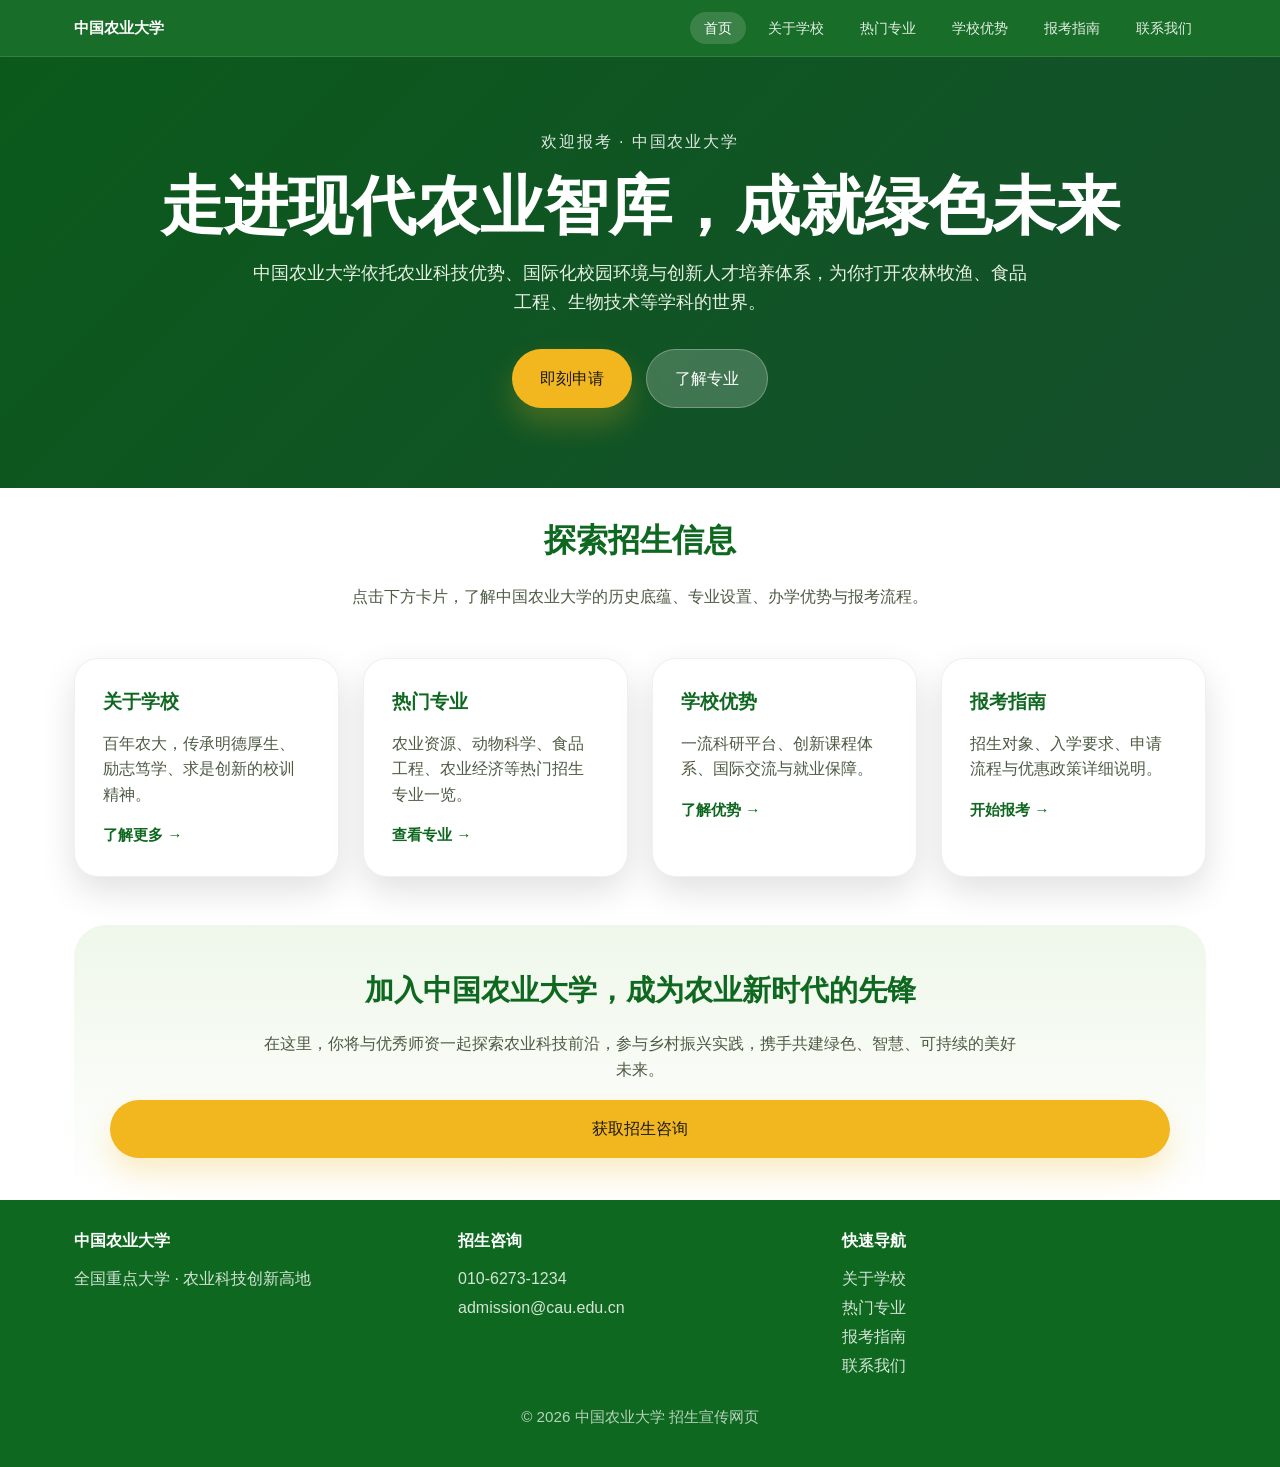
<file: index.html>
<!DOCTYPE html>
<html lang="zh-CN">
<head>
  <meta charset="UTF-8">
  <meta name="viewport" content="width=device-width, initial-scale=1.0">
  <title>中国农业大学招生宣传</title>
  <link rel="stylesheet" href="styles.css">
</head>
<body>
  <nav class="nav">
    <div class="nav-inner">
      <a class="nav-brand" href="index.html">中国农业大学</a>
      <ul class="nav-links">
        <li><a href="index.html" class="active">首页</a></li>
        <li><a href="about.html">关于学校</a></li>
        <li><a href="majors.html">热门专业</a></li>
        <li><a href="strengths.html">学校优势</a></li>
        <li><a href="apply.html">报考指南</a></li>
        <li><a href="contact.html">联系我们</a></li>
      </ul>
    </div>
  </nav>

  <header>
    <div class="container">
      <p style="font-size:1rem;letter-spacing:0.12em;opacity:0.86;margin-bottom:18px;">欢迎报考 · 中国农业大学</p>
      <h1 class="hero-title">走进现代农业智库，成就绿色未来</h1>
      <p class="hero-subtitle">中国农业大学依托农业科技优势、国际化校园环境与创新人才培养体系，为你打开农林牧渔、食品工程、生物技术等学科的世界。</p>
      <div class="hero-actions">
        <a class="btn btn-primary" href="apply.html">即刻申请</a>
        <a class="btn btn-secondary" href="majors.html">了解专业</a>
      </div>
    </div>
  </header>

  <main class="container">
    <h2 class="section-title">探索招生信息</h2>
    <p class="section-desc">点击下方卡片，了解中国农业大学的历史底蕴、专业设置、办学优势与报考流程。</p>
    <div class="grid cards">
      <a class="card card-link" href="about.html">
        <h3>关于学校</h3>
        <p>百年农大，传承明德厚生、励志笃学、求是创新的校训精神。</p>
        <span class="card-more">了解更多 →</span>
      </a>
      <a class="card card-link" href="majors.html">
        <h3>热门专业</h3>
        <p>农业资源、动物科学、食品工程、农业经济等热门招生专业一览。</p>
        <span class="card-more">查看专业 →</span>
      </a>
      <a class="card card-link" href="strengths.html">
        <h3>学校优势</h3>
        <p>一流科研平台、创新课程体系、国际交流与就业保障。</p>
        <span class="card-more">了解优势 →</span>
      </a>
      <a class="card card-link" href="apply.html">
        <h3>报考指南</h3>
        <p>招生对象、入学要求、申请流程与优惠政策详细说明。</p>
        <span class="card-more">开始报考 →</span>
      </a>
    </div>

    <div class="banner">
      <h3>加入中国农业大学，成为农业新时代的先锋</h3>
      <p>在这里，你将与优秀师资一起探索农业科技前沿，参与乡村振兴实践，携手共建绿色、智慧、可持续的美好未来。</p>
      <a class="btn btn-primary" href="contact.html">获取招生咨询</a>
    </div>
  </main>

  <footer>
    <div class="container footer-grid">
      <div>
        <h4>中国农业大学</h4>
        <p>全国重点大学 · 农业科技创新高地</p>
      </div>
      <div>
        <h4>招生咨询</h4>
        <p>010-6273-1234</p>
        <p>admission@cau.edu.cn</p>
      </div>
      <div>
        <h4>快速导航</h4>
        <a href="about.html">关于学校</a>
        <a href="majors.html">热门专业</a>
        <a href="apply.html">报考指南</a>
        <a href="contact.html">联系我们</a>
      </div>
    </div>
    <div class="footer-bottom">© 2026 中国农业大学 招生宣传网页</div>
  </footer>
</body>
</html>
</file>
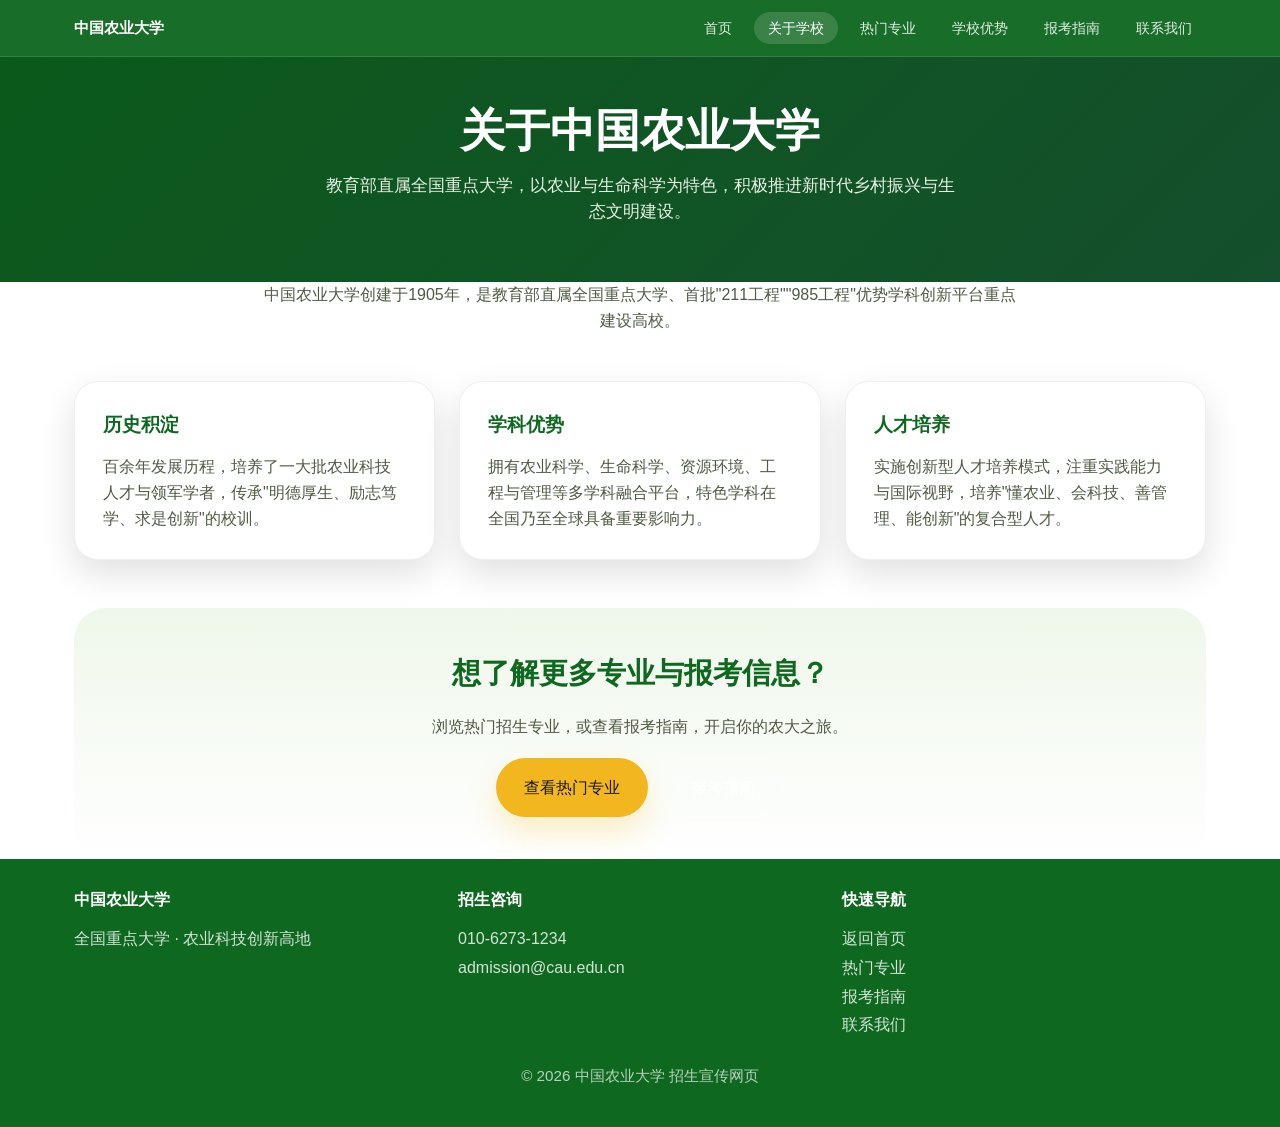
<file: about.html>
<!DOCTYPE html>
<html lang="zh-CN">
<head>
  <meta charset="UTF-8">
  <meta name="viewport" content="width=device-width, initial-scale=1.0">
  <title>关于学校 - 中国农业大学招生宣传</title>
  <link rel="stylesheet" href="styles.css">
</head>
<body>
  <nav class="nav">
    <div class="nav-inner">
      <a class="nav-brand" href="index.html">中国农业大学</a>
      <ul class="nav-links">
        <li><a href="index.html">首页</a></li>
        <li><a href="about.html" class="active">关于学校</a></li>
        <li><a href="majors.html">热门专业</a></li>
        <li><a href="strengths.html">学校优势</a></li>
        <li><a href="apply.html">报考指南</a></li>
        <li><a href="contact.html">联系我们</a></li>
      </ul>
    </div>
  </nav>

  <header class="page-header">
    <div class="container">
      <h1>关于中国农业大学</h1>
      <p>教育部直属全国重点大学，以农业与生命科学为特色，积极推进新时代乡村振兴与生态文明建设。</p>
    </div>
  </header>

  <main class="container">
    <p class="section-desc">中国农业大学创建于1905年，是教育部直属全国重点大学、首批"211工程""985工程"优势学科创新平台重点建设高校。</p>
    <div class="grid cards">
      <div class="card">
        <h3>历史积淀</h3>
        <p>百余年发展历程，培养了一大批农业科技人才与领军学者，传承"明德厚生、励志笃学、求是创新"的校训。</p>
      </div>
      <div class="card">
        <h3>学科优势</h3>
        <p>拥有农业科学、生命科学、资源环境、工程与管理等多学科融合平台，特色学科在全国乃至全球具备重要影响力。</p>
      </div>
      <div class="card">
        <h3>人才培养</h3>
        <p>实施创新型人才培养模式，注重实践能力与国际视野，培养"懂农业、会科技、善管理、能创新"的复合型人才。</p>
      </div>
    </div>

    <div class="banner">
      <h3>想了解更多专业与报考信息？</h3>
      <p>浏览热门招生专业，或查看报考指南，开启你的农大之旅。</p>
      <div class="hero-actions">
        <a class="btn btn-primary" href="majors.html">查看热门专业</a>
        <a class="btn btn-secondary" href="apply.html">报考指南</a>
      </div>
    </div>
  </main>

  <footer>
    <div class="container footer-grid">
      <div>
        <h4>中国农业大学</h4>
        <p>全国重点大学 · 农业科技创新高地</p>
      </div>
      <div>
        <h4>招生咨询</h4>
        <p>010-6273-1234</p>
        <p>admission@cau.edu.cn</p>
      </div>
      <div>
        <h4>快速导航</h4>
        <a href="index.html">返回首页</a>
        <a href="majors.html">热门专业</a>
        <a href="apply.html">报考指南</a>
        <a href="contact.html">联系我们</a>
      </div>
    </div>
    <div class="footer-bottom">© 2026 中国农业大学 招生宣传网页</div>
  </footer>
</body>
</html>
</file>
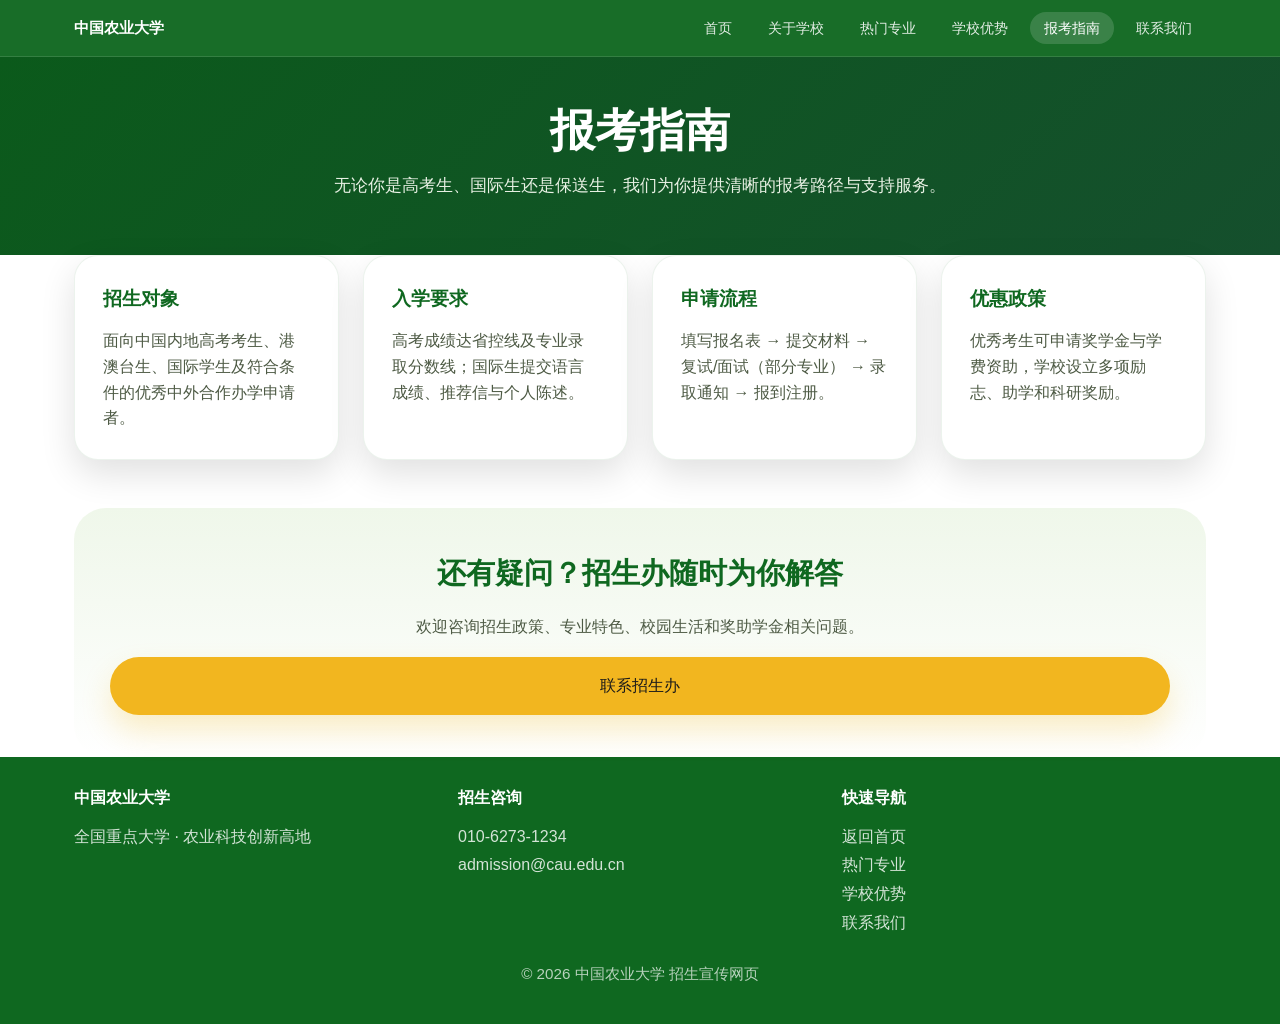
<file: apply.html>
<!DOCTYPE html>
<html lang="zh-CN">
<head>
  <meta charset="UTF-8">
  <meta name="viewport" content="width=device-width, initial-scale=1.0">
  <title>报考指南 - 中国农业大学招生宣传</title>
  <link rel="stylesheet" href="styles.css">
</head>
<body>
  <nav class="nav">
    <div class="nav-inner">
      <a class="nav-brand" href="index.html">中国农业大学</a>
      <ul class="nav-links">
        <li><a href="index.html">首页</a></li>
        <li><a href="about.html">关于学校</a></li>
        <li><a href="majors.html">热门专业</a></li>
        <li><a href="strengths.html">学校优势</a></li>
        <li><a href="apply.html" class="active">报考指南</a></li>
        <li><a href="contact.html">联系我们</a></li>
      </ul>
    </div>
  </nav>

  <header class="page-header">
    <div class="container">
      <h1>报考指南</h1>
      <p>无论你是高考生、国际生还是保送生，我们为你提供清晰的报考路径与支持服务。</p>
    </div>
  </header>

  <main class="container">
    <div class="grid cards">
      <div class="card">
        <h3>招生对象</h3>
        <p>面向中国内地高考考生、港澳台生、国际学生及符合条件的优秀中外合作办学申请者。</p>
      </div>
      <div class="card">
        <h3>入学要求</h3>
        <p>高考成绩达省控线及专业录取分数线；国际生提交语言成绩、推荐信与个人陈述。</p>
      </div>
      <div class="card">
        <h3>申请流程</h3>
        <p>填写报名表 → 提交材料 → 复试/面试（部分专业） → 录取通知 → 报到注册。</p>
      </div>
      <div class="card">
        <h3>优惠政策</h3>
        <p>优秀考生可申请奖学金与学费资助，学校设立多项励志、助学和科研奖励。</p>
      </div>
    </div>

    <div class="banner">
      <h3>还有疑问？招生办随时为你解答</h3>
      <p>欢迎咨询招生政策、专业特色、校园生活和奖助学金相关问题。</p>
      <a class="btn btn-primary" href="contact.html">联系招生办</a>
    </div>
  </main>

  <footer>
    <div class="container footer-grid">
      <div>
        <h4>中国农业大学</h4>
        <p>全国重点大学 · 农业科技创新高地</p>
      </div>
      <div>
        <h4>招生咨询</h4>
        <p>010-6273-1234</p>
        <p>admission@cau.edu.cn</p>
      </div>
      <div>
        <h4>快速导航</h4>
        <a href="index.html">返回首页</a>
        <a href="majors.html">热门专业</a>
        <a href="strengths.html">学校优势</a>
        <a href="contact.html">联系我们</a>
      </div>
    </div>
    <div class="footer-bottom">© 2026 中国农业大学 招生宣传网页</div>
  </footer>
</body>
</html>
</file>
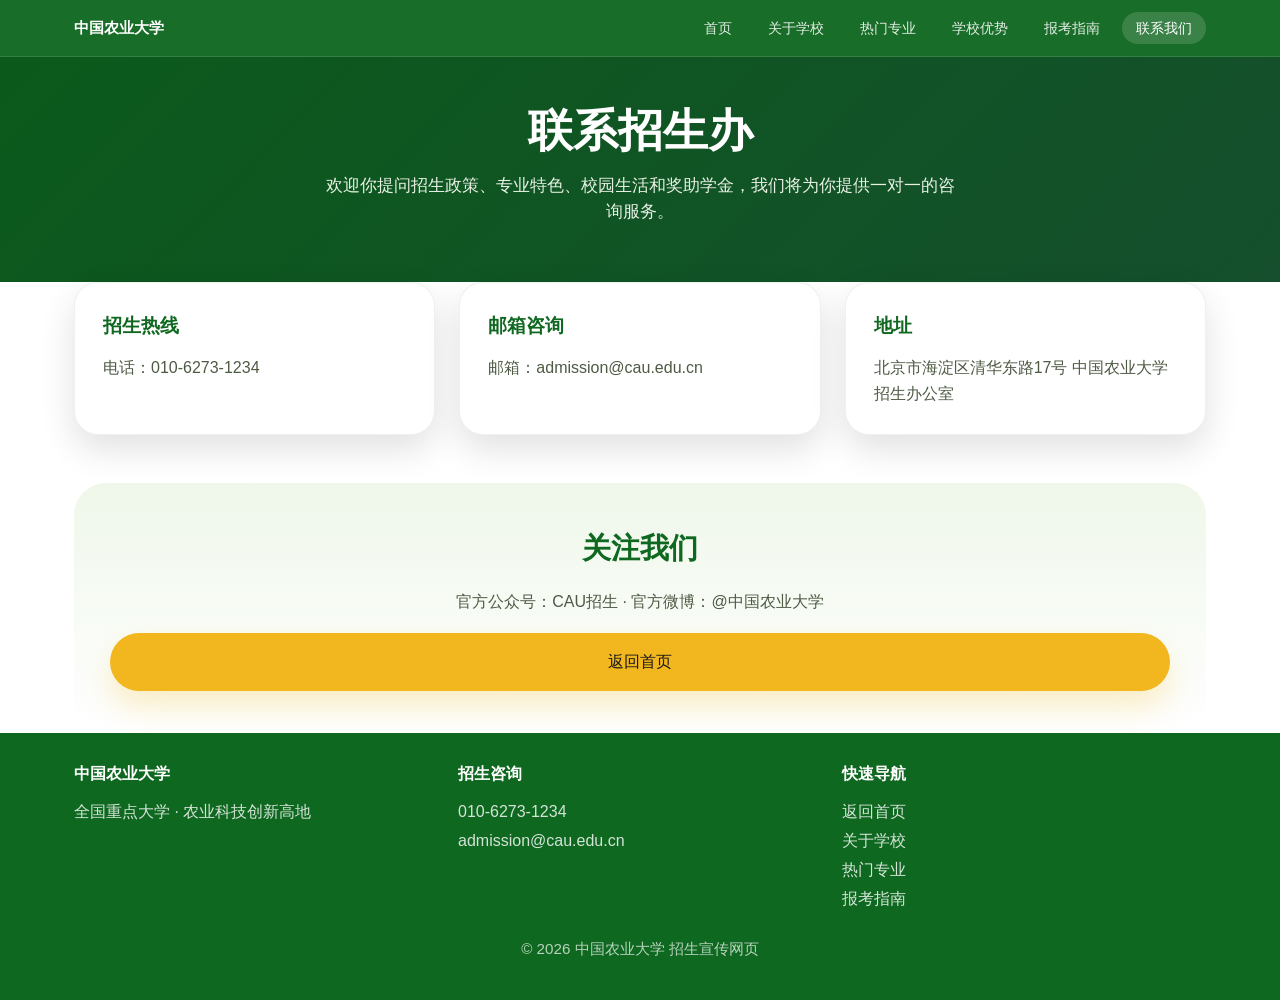
<file: contact.html>
<!DOCTYPE html>
<html lang="zh-CN">
<head>
  <meta charset="UTF-8">
  <meta name="viewport" content="width=device-width, initial-scale=1.0">
  <title>联系我们 - 中国农业大学招生宣传</title>
  <link rel="stylesheet" href="styles.css">
</head>
<body>
  <nav class="nav">
    <div class="nav-inner">
      <a class="nav-brand" href="index.html">中国农业大学</a>
      <ul class="nav-links">
        <li><a href="index.html">首页</a></li>
        <li><a href="about.html">关于学校</a></li>
        <li><a href="majors.html">热门专业</a></li>
        <li><a href="strengths.html">学校优势</a></li>
        <li><a href="apply.html">报考指南</a></li>
        <li><a href="contact.html" class="active">联系我们</a></li>
      </ul>
    </div>
  </nav>

  <header class="page-header">
    <div class="container">
      <h1>联系招生办</h1>
      <p>欢迎你提问招生政策、专业特色、校园生活和奖助学金，我们将为你提供一对一的咨询服务。</p>
    </div>
  </header>

  <main class="container">
    <div class="grid cards">
      <div class="card">
        <h3>招生热线</h3>
        <p>电话：010-6273-1234</p>
      </div>
      <div class="card">
        <h3>邮箱咨询</h3>
        <p>邮箱：admission@cau.edu.cn</p>
      </div>
      <div class="card">
        <h3>地址</h3>
        <p>北京市海淀区清华东路17号 中国农业大学招生办公室</p>
      </div>
    </div>

    <div class="banner">
      <h3>关注我们</h3>
      <p>官方公众号：CAU招生 · 官方微博：@中国农业大学</p>
      <a class="btn btn-primary" href="index.html">返回首页</a>
    </div>
  </main>

  <footer>
    <div class="container footer-grid">
      <div>
        <h4>中国农业大学</h4>
        <p>全国重点大学 · 农业科技创新高地</p>
      </div>
      <div>
        <h4>招生咨询</h4>
        <p>010-6273-1234</p>
        <p>admission@cau.edu.cn</p>
      </div>
      <div>
        <h4>快速导航</h4>
        <a href="index.html">返回首页</a>
        <a href="about.html">关于学校</a>
        <a href="majors.html">热门专业</a>
        <a href="apply.html">报考指南</a>
      </div>
    </div>
    <div class="footer-bottom">© 2026 中国农业大学 招生宣传网页</div>
  </footer>
</body>
</html>
</file>
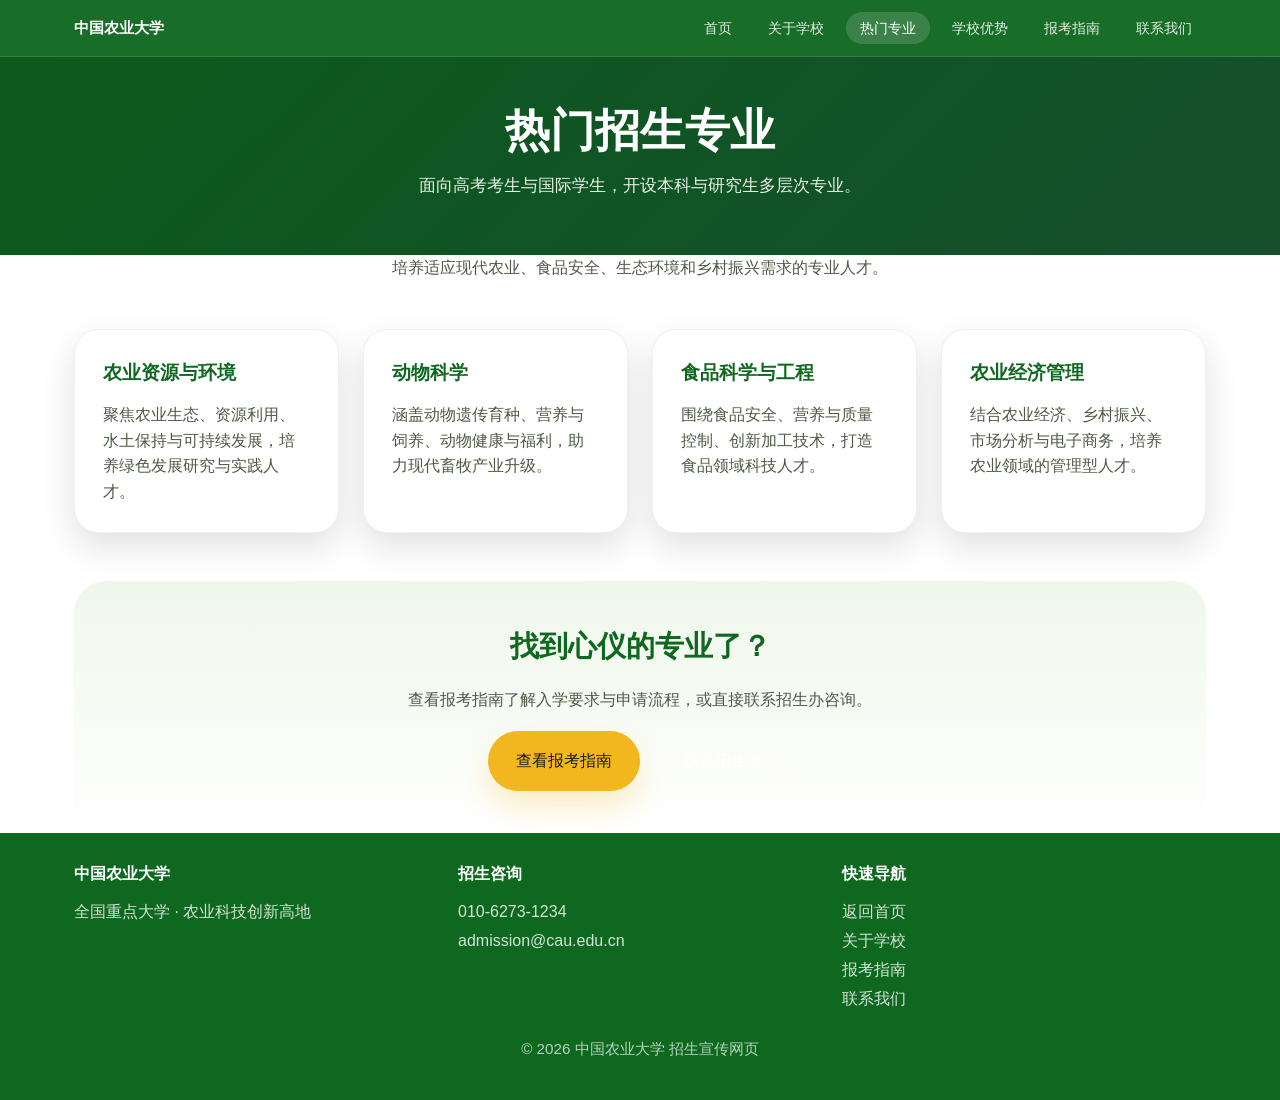
<file: majors.html>
<!DOCTYPE html>
<html lang="zh-CN">
<head>
  <meta charset="UTF-8">
  <meta name="viewport" content="width=device-width, initial-scale=1.0">
  <title>热门专业 - 中国农业大学招生宣传</title>
  <link rel="stylesheet" href="styles.css">
</head>
<body>
  <nav class="nav">
    <div class="nav-inner">
      <a class="nav-brand" href="index.html">中国农业大学</a>
      <ul class="nav-links">
        <li><a href="index.html">首页</a></li>
        <li><a href="about.html">关于学校</a></li>
        <li><a href="majors.html" class="active">热门专业</a></li>
        <li><a href="strengths.html">学校优势</a></li>
        <li><a href="apply.html">报考指南</a></li>
        <li><a href="contact.html">联系我们</a></li>
      </ul>
    </div>
  </nav>

  <header class="page-header">
    <div class="container">
      <h1>热门招生专业</h1>
      <p>面向高考考生与国际学生，开设本科与研究生多层次专业。</p>
    </div>
  </header>

  <main class="container">
    <p class="section-desc">培养适应现代农业、食品安全、生态环境和乡村振兴需求的专业人才。</p>
    <div class="grid cards">
      <div class="card">
        <h3>农业资源与环境</h3>
        <p>聚焦农业生态、资源利用、水土保持与可持续发展，培养绿色发展研究与实践人才。</p>
      </div>
      <div class="card">
        <h3>动物科学</h3>
        <p>涵盖动物遗传育种、营养与饲养、动物健康与福利，助力现代畜牧产业升级。</p>
      </div>
      <div class="card">
        <h3>食品科学与工程</h3>
        <p>围绕食品安全、营养与质量控制、创新加工技术，打造食品领域科技人才。</p>
      </div>
      <div class="card">
        <h3>农业经济管理</h3>
        <p>结合农业经济、乡村振兴、市场分析与电子商务，培养农业领域的管理型人才。</p>
      </div>
    </div>

    <div class="banner">
      <h3>找到心仪的专业了？</h3>
      <p>查看报考指南了解入学要求与申请流程，或直接联系招生办咨询。</p>
      <div class="hero-actions">
        <a class="btn btn-primary" href="apply.html">查看报考指南</a>
        <a class="btn btn-secondary" href="contact.html">联系招生办</a>
      </div>
    </div>
  </main>

  <footer>
    <div class="container footer-grid">
      <div>
        <h4>中国农业大学</h4>
        <p>全国重点大学 · 农业科技创新高地</p>
      </div>
      <div>
        <h4>招生咨询</h4>
        <p>010-6273-1234</p>
        <p>admission@cau.edu.cn</p>
      </div>
      <div>
        <h4>快速导航</h4>
        <a href="index.html">返回首页</a>
        <a href="about.html">关于学校</a>
        <a href="apply.html">报考指南</a>
        <a href="contact.html">联系我们</a>
      </div>
    </div>
    <div class="footer-bottom">© 2026 中国农业大学 招生宣传网页</div>
  </footer>
</body>
</html>
</file>
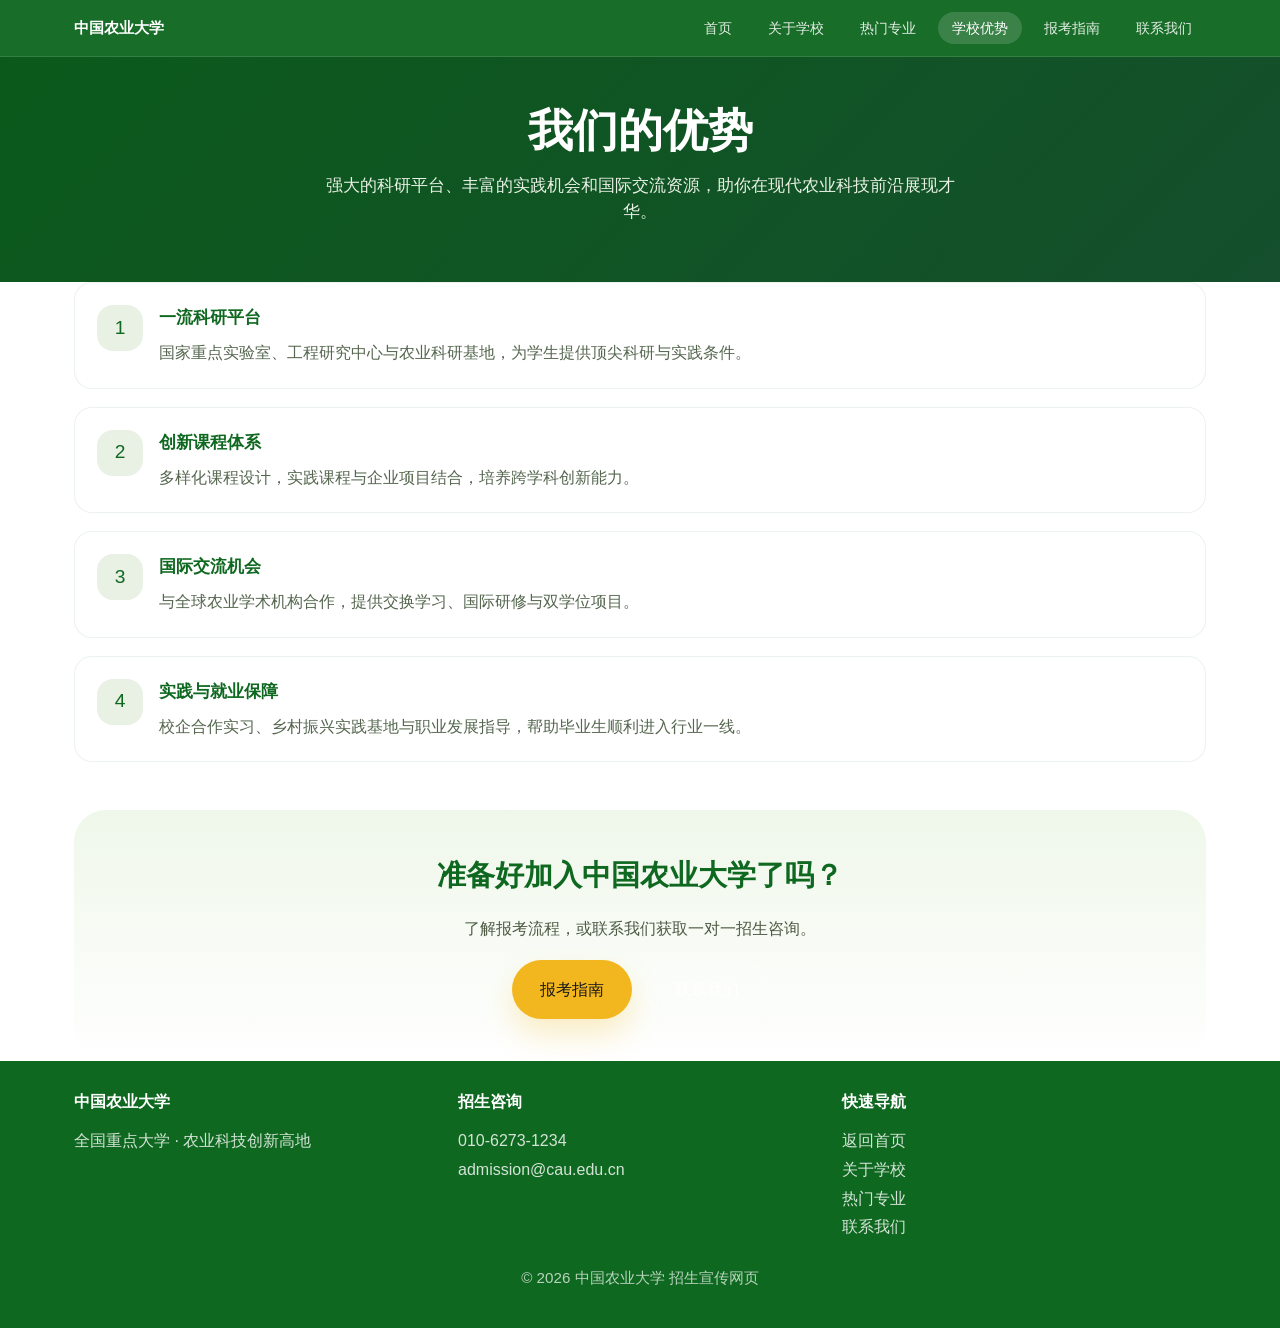
<file: strengths.html>
<!DOCTYPE html>
<html lang="zh-CN">
<head>
  <meta charset="UTF-8">
  <meta name="viewport" content="width=device-width, initial-scale=1.0">
  <title>学校优势 - 中国农业大学招生宣传</title>
  <link rel="stylesheet" href="styles.css">
</head>
<body>
  <nav class="nav">
    <div class="nav-inner">
      <a class="nav-brand" href="index.html">中国农业大学</a>
      <ul class="nav-links">
        <li><a href="index.html">首页</a></li>
        <li><a href="about.html">关于学校</a></li>
        <li><a href="majors.html">热门专业</a></li>
        <li><a href="strengths.html" class="active">学校优势</a></li>
        <li><a href="apply.html">报考指南</a></li>
        <li><a href="contact.html">联系我们</a></li>
      </ul>
    </div>
  </nav>

  <header class="page-header">
    <div class="container">
      <h1>我们的优势</h1>
      <p>强大的科研平台、丰富的实践机会和国际交流资源，助你在现代农业科技前沿展现才华。</p>
    </div>
  </header>

  <main class="container">
    <ul class="info-list">
      <li class="info-item">
        <div class="info-icon">1</div>
        <div class="info-body">
          <h4>一流科研平台</h4>
          <p>国家重点实验室、工程研究中心与农业科研基地，为学生提供顶尖科研与实践条件。</p>
        </div>
      </li>
      <li class="info-item">
        <div class="info-icon">2</div>
        <div class="info-body">
          <h4>创新课程体系</h4>
          <p>多样化课程设计，实践课程与企业项目结合，培养跨学科创新能力。</p>
        </div>
      </li>
      <li class="info-item">
        <div class="info-icon">3</div>
        <div class="info-body">
          <h4>国际交流机会</h4>
          <p>与全球农业学术机构合作，提供交换学习、国际研修与双学位项目。</p>
        </div>
      </li>
      <li class="info-item">
        <div class="info-icon">4</div>
        <div class="info-body">
          <h4>实践与就业保障</h4>
          <p>校企合作实习、乡村振兴实践基地与职业发展指导，帮助毕业生顺利进入行业一线。</p>
        </div>
      </li>
    </ul>

    <div class="banner">
      <h3>准备好加入中国农业大学了吗？</h3>
      <p>了解报考流程，或联系我们获取一对一招生咨询。</p>
      <div class="hero-actions">
        <a class="btn btn-primary" href="apply.html">报考指南</a>
        <a class="btn btn-secondary" href="contact.html">联系我们</a>
      </div>
    </div>
  </main>

  <footer>
    <div class="container footer-grid">
      <div>
        <h4>中国农业大学</h4>
        <p>全国重点大学 · 农业科技创新高地</p>
      </div>
      <div>
        <h4>招生咨询</h4>
        <p>010-6273-1234</p>
        <p>admission@cau.edu.cn</p>
      </div>
      <div>
        <h4>快速导航</h4>
        <a href="index.html">返回首页</a>
        <a href="about.html">关于学校</a>
        <a href="majors.html">热门专业</a>
        <a href="contact.html">联系我们</a>
      </div>
    </div>
    <div class="footer-bottom">© 2026 中国农业大学 招生宣传网页</div>
  </footer>
</body>
</html>
</file>
<file: styles.css>
:root {
  --primary: #0f6820;
  --secondary: #f4f7f2;
  --accent: #f2b61f;
  --text: #222;
  --bg: #ffffff;
  --section-bg: #f8fbf6;
  --shadow: rgba(0, 0, 0, 0.12);
}

* {
  box-sizing: border-box;
}

body {
  margin: 0;
  font-family: "Segoe UI", "PingFang SC", "Helvetica Neue", sans-serif;
  color: var(--text);
  background: var(--bg);
  line-height: 1.6;
}

.nav {
  position: sticky;
  top: 0;
  z-index: 100;
  background: rgba(15, 104, 32, 0.96);
  backdrop-filter: blur(8px);
  border-bottom: 1px solid rgba(255, 255, 255, 0.12);
}

.nav-inner {
  max-width: 1180px;
  margin: 0 auto;
  padding: 0 24px;
  display: flex;
  align-items: center;
  justify-content: space-between;
  gap: 16px;
  min-height: 56px;
}

.nav-brand {
  color: white;
  font-weight: 600;
  text-decoration: none;
  white-space: nowrap;
  font-size: 0.95rem;
}

.nav-links {
  display: flex;
  flex-wrap: wrap;
  gap: 4px 8px;
  list-style: none;
  margin: 0;
  padding: 8px 0;
}

.nav-links a {
  color: rgba(255, 255, 255, 0.88);
  text-decoration: none;
  padding: 8px 14px;
  border-radius: 999px;
  font-size: 0.9rem;
  transition: background .2s ease, color .2s ease;
}

.nav-links a:hover,
.nav-links a.active {
  background: rgba(255, 255, 255, 0.15);
  color: white;
}

header {
  background: linear-gradient(135deg, #0b5a1b, #154f2d);
  color: white;
  padding: 56px 24px 80px;
  text-align: center;
}

.page-header {
  padding: 48px 24px 56px;
}

.page-header h1 {
  margin: 0;
  font-size: clamp(2rem, 4vw, 2.8rem);
  line-height: 1.15;
}

.page-header p {
  margin: 16px auto 0;
  max-width: 640px;
  color: #e8f1e4;
  font-size: 1.05rem;
}

.container {
  max-width: 1180px;
  margin: 0 auto;
  padding: 0 24px;
}

.hero-title {
  font-size: clamp(2.8rem, 5vw, 4.8rem);
  margin: 0;
  line-height: 1.05;
}

.hero-subtitle {
  margin: 18px auto 32px;
  max-width: 780px;
  font-size: 1.15rem;
  color: #e8f1e4;
}

.hero-actions {
  display: flex;
  flex-wrap: wrap;
  justify-content: center;
  gap: 14px;
}

.btn {
  display: inline-flex;
  align-items: center;
  justify-content: center;
  padding: 16px 28px;
  border-radius: 999px;
  border: none;
  font-size: 1rem;
  cursor: pointer;
  text-decoration: none;
  transition: transform .2s ease, box-shadow .2s ease;
}

.btn-primary {
  background: var(--accent);
  color: #1a1a1a;
  box-shadow: 0 16px 30px rgba(242, 182, 31, 0.24);
}

.btn-secondary {
  background: rgba(255, 255, 255, 0.2);
  color: white;
  border: 1px solid rgba(255, 255, 255, 0.28);
}

.btn:hover {
  transform: translateY(-1px);
}

main {
  padding: 64px 0;
}

.section-title {
  font-size: 2rem;
  margin-bottom: 18px;
  color: var(--primary);
  text-align: center;
}

.section-desc {
  max-width: 760px;
  margin: 0 auto 48px;
  color: #4d5a44;
  text-align: center;
}

.grid {
  display: grid;
  gap: 24px;
}

.cards {
  grid-template-columns: repeat(auto-fit, minmax(260px, 1fr));
}

.card {
  background: white;
  border-radius: 24px;
  padding: 28px;
  box-shadow: 0 14px 35px var(--shadow);
  border: 1px solid rgba(15, 104, 32, 0.08);
}

.card-link {
  text-decoration: none;
  color: inherit;
  display: block;
  transition: transform .2s ease, box-shadow .2s ease;
}

.card-link:hover {
  transform: translateY(-3px);
  box-shadow: 0 18px 40px var(--shadow);
}

.card h3 {
  margin-top: 0;
  margin-bottom: 14px;
  color: #0f6820;
}

.card p {
  margin: 0;
  color: #4d5a44;
}

.card-more {
  display: inline-block;
  margin-top: 16px;
  color: var(--primary);
  font-weight: 600;
  font-size: 0.95rem;
}

.info-list {
  list-style: none;
  padding: 0;
  margin: 0;
  display: grid;
  gap: 18px;
}

.info-item {
  background: #fff;
  border-radius: 18px;
  padding: 22px;
  border: 1px solid rgba(15, 104, 32, 0.08);
  display: flex;
  gap: 16px;
  align-items: flex-start;
}

.info-icon {
  width: 46px;
  height: 46px;
  background: #e8f1e4;
  color: var(--primary);
  border-radius: 16px;
  display: grid;
  place-items: center;
  font-size: 1.2rem;
  flex-shrink: 0;
}

.info-body h4 {
  margin: 0 0 8px;
  font-size: 1.05rem;
  color: var(--primary);
}

.info-body p {
  margin: 0;
  color: #55664f;
}

.banner {
  background: linear-gradient(180deg, #eff7ea 0%, #ffffff 100%);
  border-radius: 32px;
  padding: 42px 36px;
  display: grid;
  gap: 18px;
  align-items: center;
  text-align: center;
  margin-top: 48px;
}

.banner h3 {
  margin: 0;
  color: #0f6820;
  font-size: 1.8rem;
}

.banner p {
  margin: 0;
  max-width: 760px;
  margin-left: auto;
  margin-right: auto;
  color: #4d5a44;
}

footer {
  background: #0f6820;
  color: white;
  padding: 28px 24px 38px;
}

.footer-grid {
  display: grid;
  gap: 20px;
  grid-template-columns: repeat(auto-fit, minmax(180px, 1fr));
}

.footer-grid h4 {
  margin: 0 0 12px;
  font-size: 1rem;
}

.footer-grid p,
.footer-grid a {
  color: rgba(255, 255, 255, 0.82);
  text-decoration: none;
  margin: 0;
  display: block;
  line-height: 1.8;
}

.footer-grid a:hover {
  color: white;
}

.footer-bottom {
  text-align: center;
  margin-top: 24px;
  font-size: 0.95rem;
  color: rgba(255, 255, 255, 0.7);
}

@media (max-width: 720px) {
  .nav-inner {
    flex-direction: column;
    align-items: flex-start;
    padding-top: 10px;
    padding-bottom: 10px;
  }

  .nav-links {
    width: 100%;
    overflow-x: auto;
    flex-wrap: nowrap;
    padding-bottom: 4px;
  }

  header {
    padding-top: 40px;
    padding-bottom: 64px;
  }

  .page-header {
    padding-top: 36px;
    padding-bottom: 44px;
  }

  .hero-actions {
    flex-direction: column;
  }

  .banner {
    padding: 28px 22px;
  }
}
</file>
